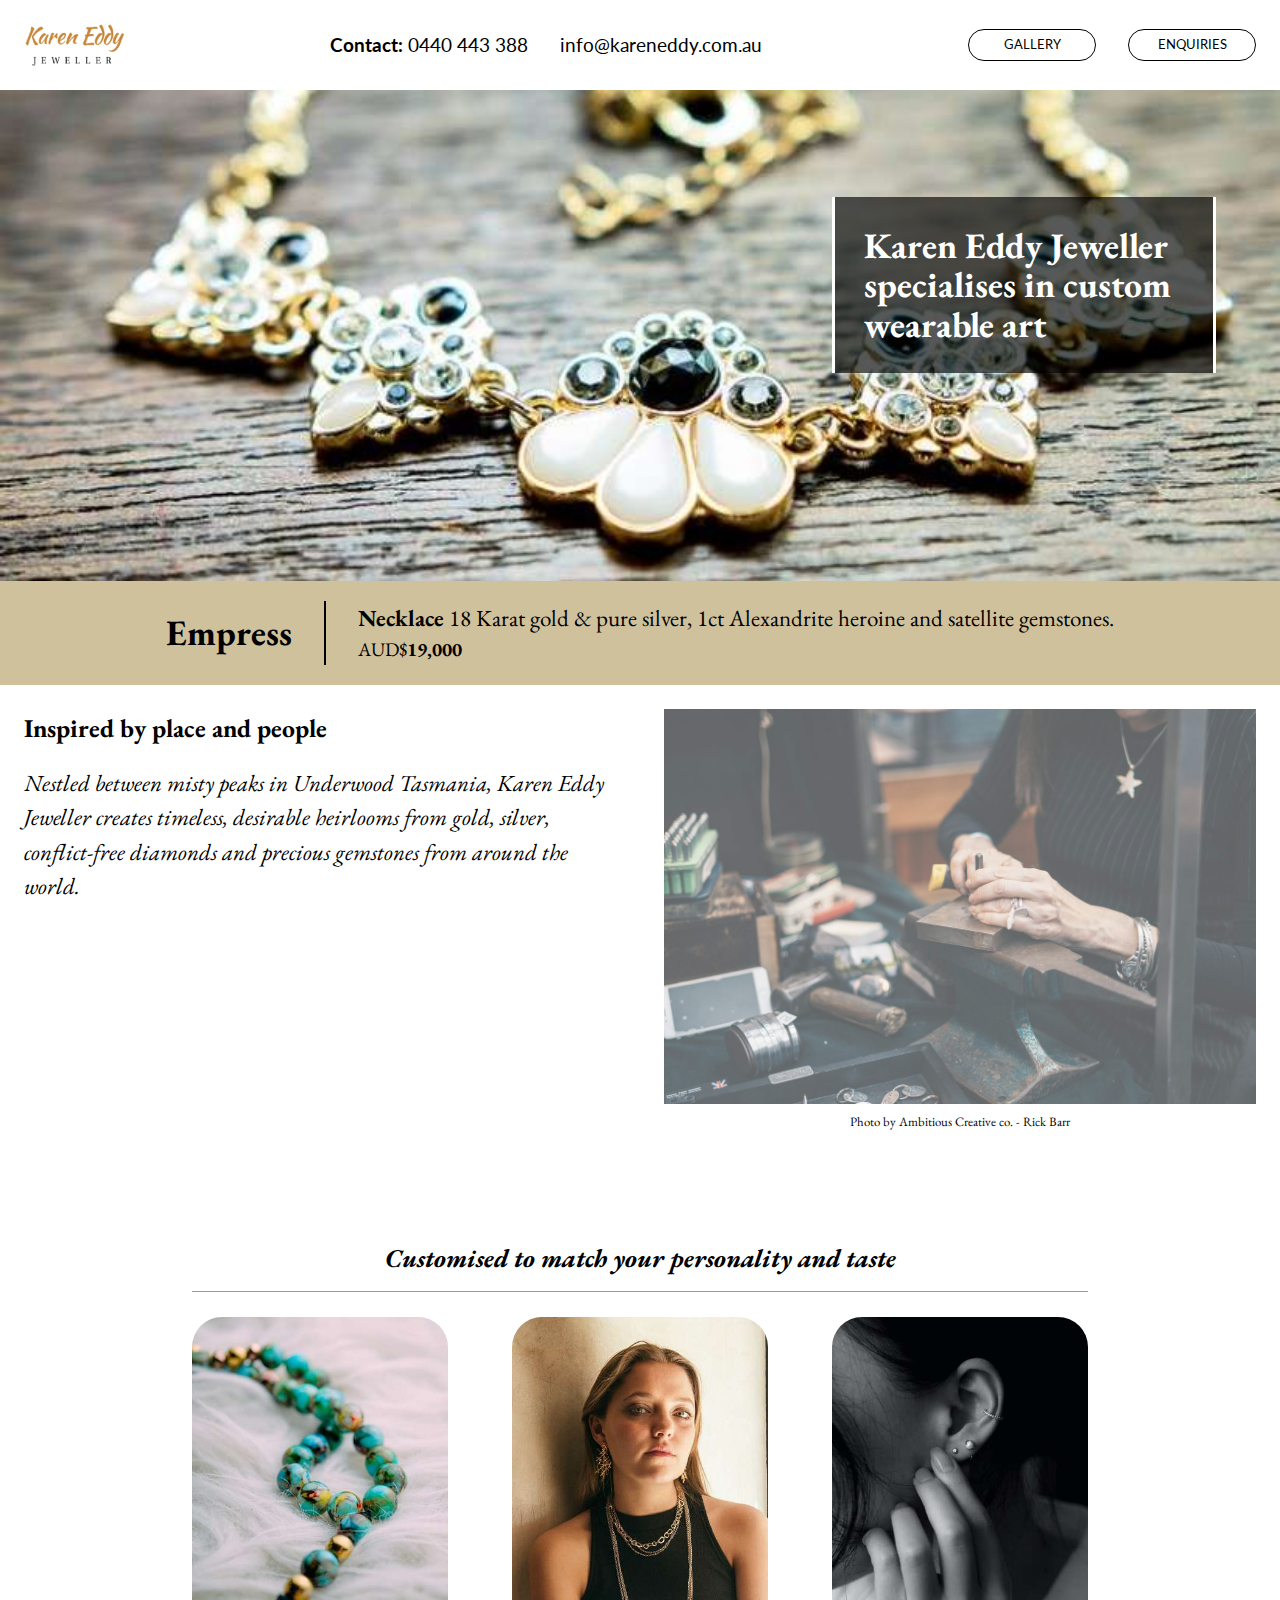
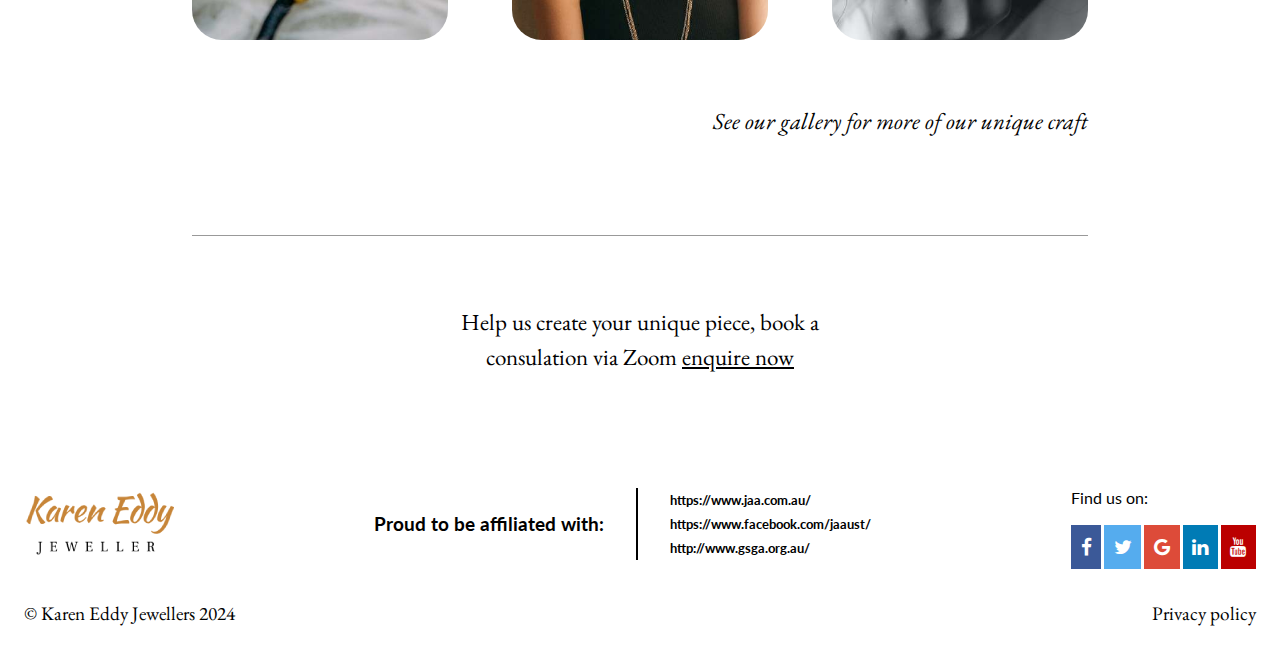
<file: index.html>
<!DOCTYPE html>
<html lang="en">

<head>
    <!-- Google tag (gtag.js) -->
<script async src="https://www.googletagmanager.com/gtag/js?id=G-K0LQLR5SQJ"></script>
<script>
  window.dataLayer = window.dataLayer || [];
  function gtag(){dataLayer.push(arguments);}
  gtag('js', new Date());

  gtag('config', 'G-K0LQLR5SQJ');
</script>
    <meta charset="UTF-8">
    <meta name="viewport" content="width=device-width, initial-scale=1.0">
    <meta name="description"
        content="Exquisite custom jewellery from Tasmania's esteemed jeweller, Karen Eddy, offering discerning customers personalized creations in gold, silver, ethical diamonds and gemstones. Elevate your style with our bespoke pieces, meticulously crafted to reflect your unique taste and values.">
    <title>Karen Eddy Jewellers - custom wearable art from Tasmania</title>

    <link rel="stylesheet" href="style.css">

    <!-- Load font awesome icons -->
    <link rel="stylesheet" href="https://cdnjs.cloudflare.com/ajax/libs/font-awesome/4.7.0/css/font-awesome.min.css">

</head>



<body>
    <div class="wrapper">

        <header>

            <a href="index.html">
                <img class="logo" src="images/logo-transparent.png" alt="logo for karen eddy jeweller" width="100"
                    height="42">
            </a>

            <address>
                <a class="small sans" href="tel:+61440443388">
                    <img class="icon" src="images/telephone.svg" alt="icon for phone" width="25" height="25">
                    <p class="text"><span class="bold">Contact:</span> 0440 443 388</p>
                </a>

                <a class="small sans" href="mailto:info@kareneddy.com.au">
                    <img class="icon" src="images/envelope.svg" alt="icon for email" width="25" height="25">
                    <span class="text">info@kareneddy.com.au</span></a>
            </address>

            <nav>
                <a class="button x-small sans uppercase" href="gallery.html">Gallery</a>
                <a class="button x-small sans uppercase" href="enquiries.html">Enquiries</a>
            </nav>


        </header>

        <main>

            <section class="hero">
                <h1 class="x-large">Karen Eddy Jeweller specialises in custom wearable art</h1>
                <figure>

                    <picture>
                        <source media="(max-width: 40em)" srcset="images/hero-mobile.jpg">
                        <img src="images/hero.jpg" alt="close up of ornate necklace on wooden table" class="hero-image"
                            width="822" height="315">
                    </picture>


                    <figcaption class="hero-caption-container line-between">
                        <h2 class="x-large">Empress</h2>
                        <div class="hero-caption-item">
                            <p class="medium"><span class="bold">Necklace</span> 18 Karat gold &amp; pure silver, 1ct
                                Alexandrite heroine and
                                satellite gemstones.</p>
                            <p class="hero-price small">AUD$<span class="bold">19,000</span></p>
                        </div>

                    </figcaption>
                </figure>
            </section>

            <section class="profile">

                <div class="profile-text">
                    <h2 class="large">Inspired by place and people</h2>
                    <p class="italic medium">Nestled between misty peaks in Underwood Tasmania,
                        Karen Eddy Jeweller creates timeless, desirable
                        heirlooms from gold, silver, conflict-free diamonds
                        and precious gemstones from around the world.</p>
                </div>

                <figure class="profile-figure">
                    <picture>
                        <source media="(max-width: 40em)" srcset="images/profile-mobile.jpg">
                        <img src="images/profile.jpg" alt="female jeweller using tools to create jewellery" width="1200"
                            height="800">
                    </picture>
                    <figcaption class="image-credit x-small center">Photo by Ambitious Creative co. - Rick Barr
                    </figcaption>
                </figure>

            </section>

            <section class="home-gallery">
                <h2 class="italic large center">Customised to match your personality and taste</h2>
                <div class="home-gallery-container">
                    <picture>
                        <source media="(max-width: 40em)" srcset="images/blue-necklace-mobile.jpg">
                        <img src="images/blue-necklace.jpg" alt="beaded blue and gold necklace on white faux fur"
                            width="420" height="530">
                    </picture>

                    <picture>
                        <source media="(max-width: 40em)" srcset="images/model-mobile.jpg">
                        <img src="images/model.jpg"
                            alt="head shot of young woman wearing gold necklaces and intricate dangling earrings"
                            width="420" height="530">
                    </picture>

                    <picture>
                        <source media="(max-width: 40em)" srcset="images/ear-hand-mobile.jpg">
                        <img src="images/ear-hand.jpg"
                            alt="black and white close up of woman's hand touching her ear with multiple stud earrings"
                            width="420" height="530">
                    </picture>

                    <a class="italic medium" href="gallery.html">See our gallery for more of our unique craft</a>
                </div>
            </section>


            <p class="medium center cta">Help us create your unique piece, book a consulation via Zoom <a
                    href="enquiries.html">enquire
                    now</a></p>

        </main>

        <footer>
            <div class="footer-layout">
                <a href="index.html"><img class="footer-logo" src="images/logo-transparent.png"
                        alt="logo for karen eddy jeweller" width="150" height="63">
                </a>

                <div class="affiliations line-between">
                    <p class="bold small sans">Proud to be affiliated with:</p>
                    <ul>
                        <li><a class="x-small sans bold" href="https://www.jaa.com.au/">https://www.jaa.com.au/</a></li>
                        <li><a class="x-small sans bold"
                                href="https://www.facebook.com/jaaust">https://www.facebook.com/jaaust/</a>
                        </li>
                        <li><a class="x-small sans bold" href="http://www.gsga.org.au/">http://www.gsga.org.au/</a></li>
                    </ul>
                </div>

                <div class="socials">
                    <p class="sans">Find us on:</p>
                    <br>
                    <div class="icon-bar">
                        <a href="www.facebook.com/karen-eddy-jewellery" class="facebook"
                            aria-label="go to Karen Eddy Jeweller facebook page"><i class="fa fa-facebook"></i></a>
                        <a href="#" class="twitter" aria-label="go to Karen Eddy Jeweller twitter page"><i
                                class="fa fa-twitter"></i></a>
                        <a href="#" class="google" aria-label="go to Karen Eddy Jeweller google page"><i
                                class="fa fa-google"></i></a>
                        <a href="#" class="linkedin" aria-label="go to Karen Eddy Jeweller linkedin page"><i
                                class="fa fa-linkedin"></i></a>
                        <a href="#" class="youtube" aria-label="go to Karen Eddy Jeweller youtube page"><i
                                class="fa fa-youtube"></i></a>
                    </div>

                </div>
            </div>

            <div class="footer-info small">

                <p>&copy; Karen Eddy Jewellers 2024</p>

                <a href="privacy.html">Privacy policy</a>

            </div>

        </footer>

    </div>

</body>

</html>
</file>
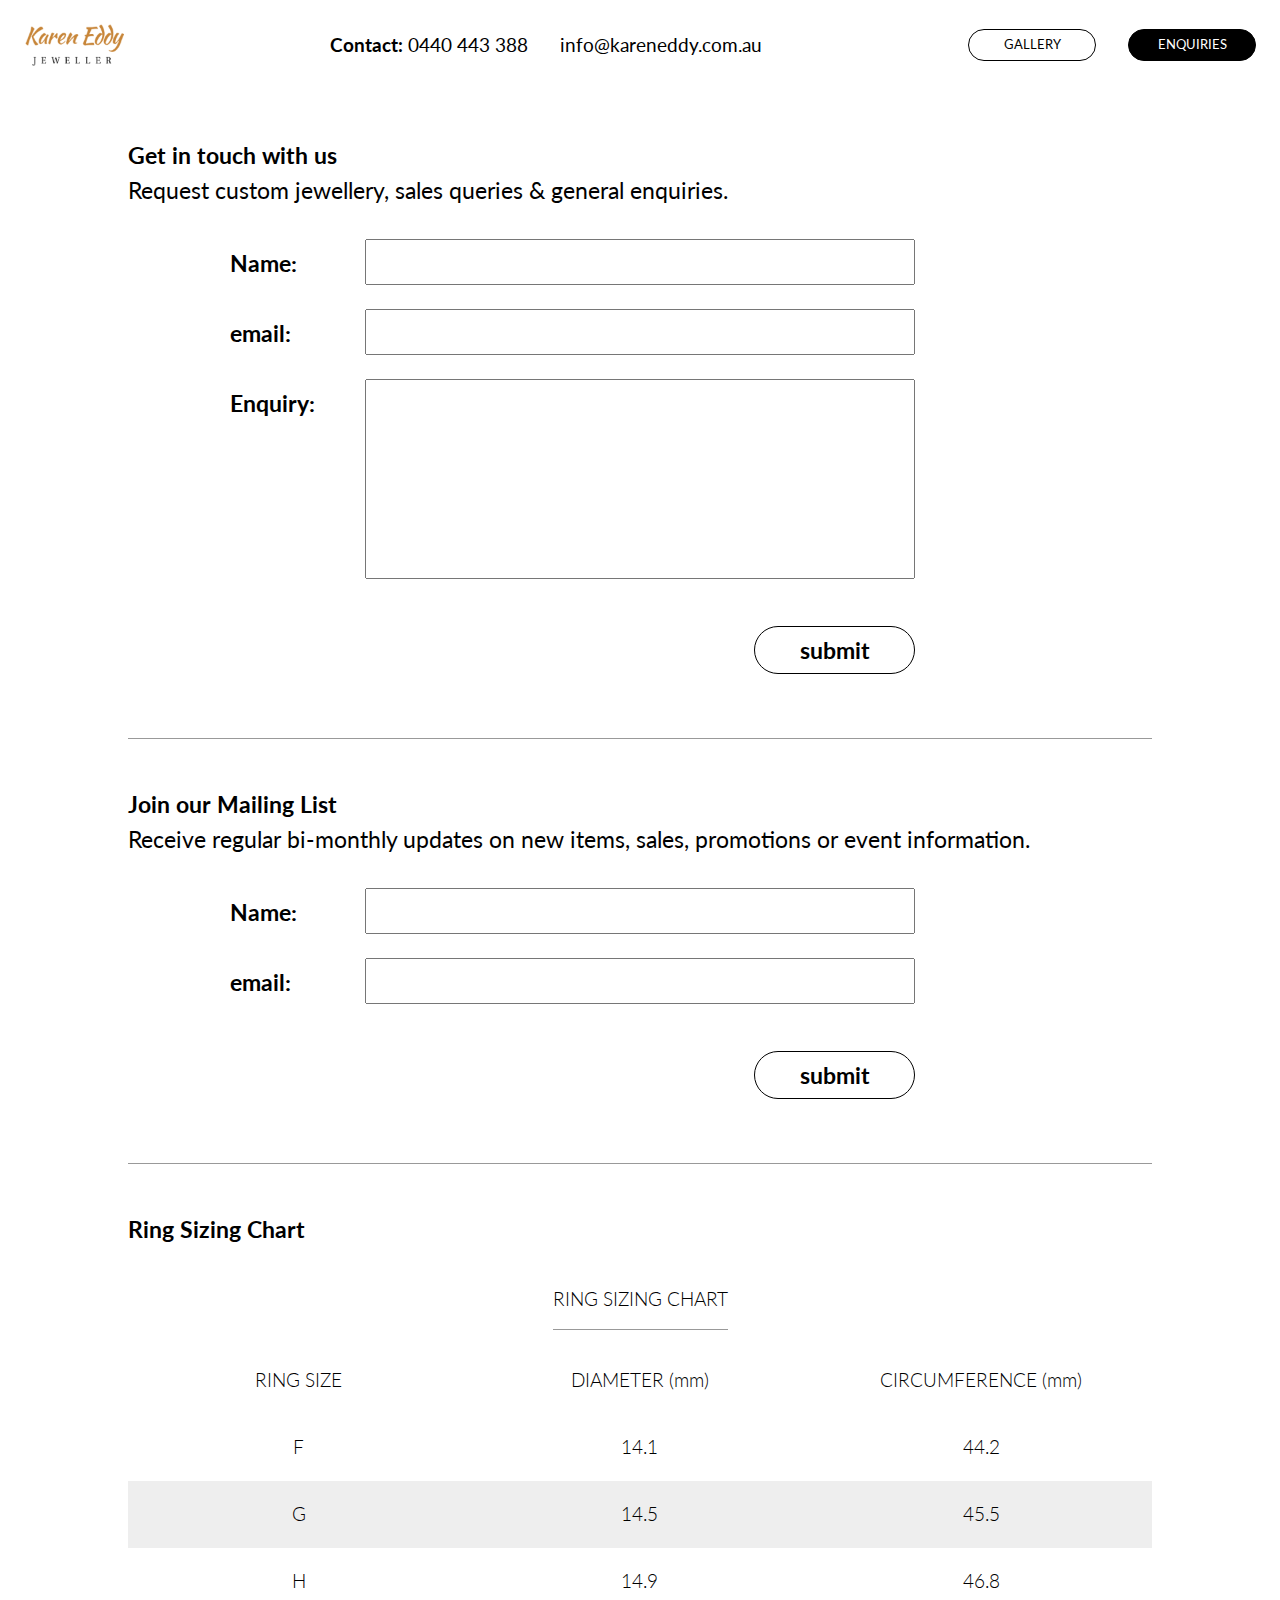
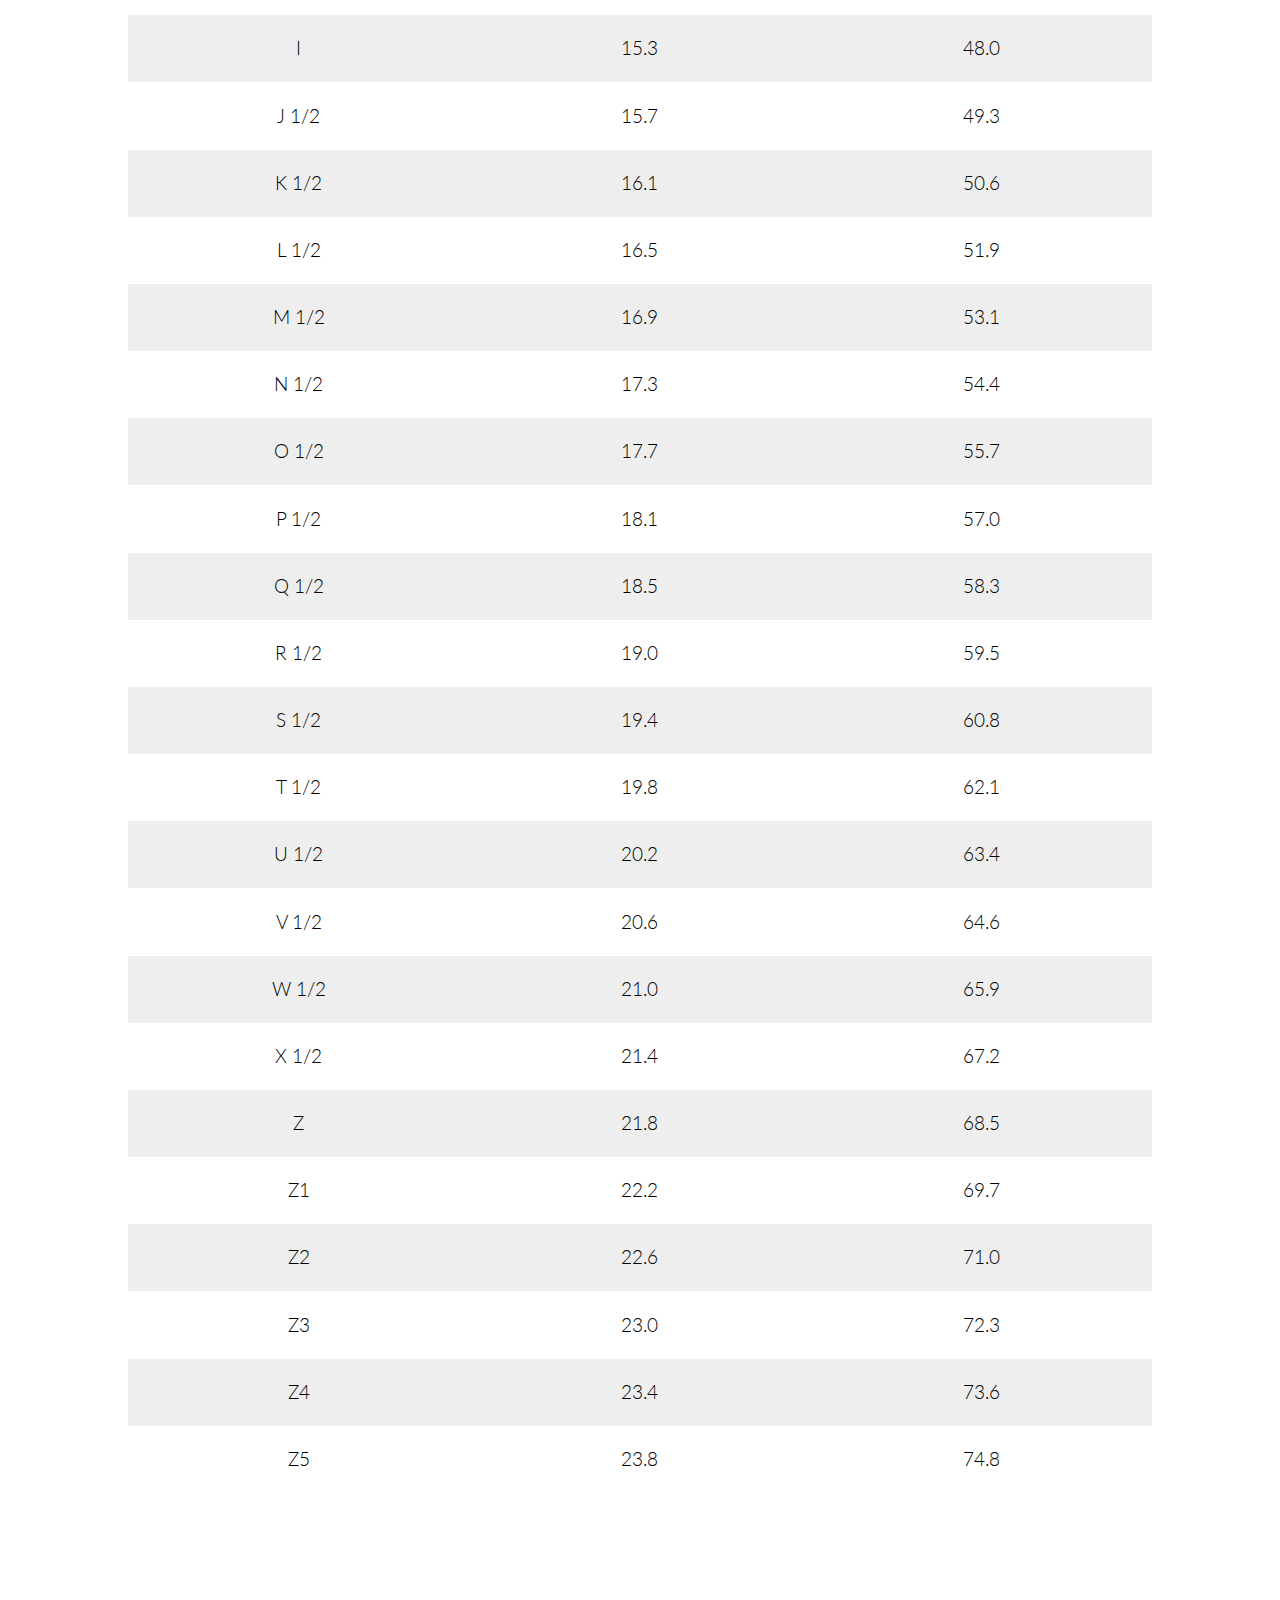
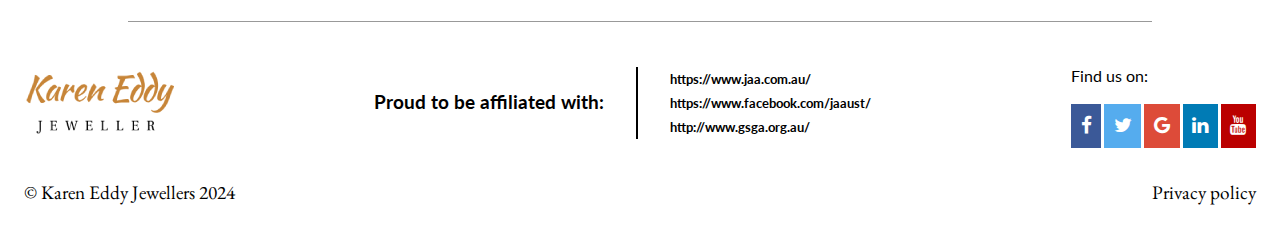
<file: enquiries.html>
<!DOCTYPE html>
<html lang="en">

<head>
  <!-- Google tag (gtag.js) -->
<script async src="https://www.googletagmanager.com/gtag/js?id=G-K0LQLR5SQJ"></script>
<script>
  window.dataLayer = window.dataLayer || [];
  function gtag(){dataLayer.push(arguments);}
  gtag('js', new Date());

  gtag('config', 'G-K0LQLR5SQJ');
</script>

  <meta charset="UTF-8">
  <meta name="viewport" content="width=device-width, initial-scale=1.0">
  <title>Karen Eddy Jewellers | Enquiries</title>

  <link rel="stylesheet" href="style.css">

  <!-- Load font awesome icons -->
  <link rel="stylesheet" href="https://cdnjs.cloudflare.com/ajax/libs/font-awesome/4.7.0/css/font-awesome.min.css">

  </head>

<body>
  <div class="wrapper">

    <header>

      <a href="index.html">
        <img class="logo" src="images/logo-transparent.png" alt="logo for karen eddy jeweller" width="100" height="42">
      </a>

      <address>
        <a class="small sans" href="tel:+61440443388">
          <img class="icon" src="images/telephone.svg" alt="icon for phone" width="25">
          <p class="text"><span class="bold">Contact:</span> 0440 443 388</p>
        </a>

        <a class="small sans" href="mailto:info@kareneddy.com.au">
          <img class="icon" src="images/envelope.svg" alt="icon for email" width="25">
          <span class="text">info@kareneddy.com.au</span></a>
      </address>

      <nav>
        <a class="button x-small sans uppercase" href="gallery.html">Gallery</a>
        <a class="dark button x-small sans uppercase" href="enquiries.html">Enquiries</a>
      </nav>


    </header>

    <main class="enquiries-wrapper">

      <section class="query">

        <h2 class="medium bold sans">Get in touch with us</h2>
        <p class="medium sans">Request custom jewellery, sales queries &amp; general enquiries.</p>


        <form action="thanks-query.html" method="get">


          <label class="medium bold sans" for="name-1">Name:</label>
          <input class="medium sans" type="text" name="name-1" id="name-1" required>

          <label class="medium bold sans" for="email-1">email:</label>
          <input class="medium sans" type="email" name="email-1" id="email-1" required>



          <label class="medium bold sans" for="query">Enquiry:</label>
          <textarea class="medium sans" name="query" id="query" required></textarea>


          <button class="button medium bold sans" type="submit">submit</button>

        </form>
      </section>

      <section class="mailing-list">

        <h2 class="medium bold sans">Join our Mailing List</h2>
        <p class="medium sans">Receive regular bi-monthly updates on new items, sales, promotions
          or event information.</p>


        <form action="thanks-mail.html" method="get">


          <label class="medium bold sans" for="name-2">Name:</label>
          <input class="medium sans" type="text" name="name-2" id="name-2" required>

          <label class="medium bold sans" for="email-2">email:</label>
          <input class="medium sans" type="email" name="email-2" id="email-2" required>

          <button class="button medium bold sans" type="submit">submit</button>

        </form>
      </section>

      <section class="chart center">

        <h2 class="medium bold sans">Ring Sizing Chart</h2>

        <h3 class="medium uppercase sans center">Ring Sizing Chart</h3>


        <!-- Used ChatGPT to help generate the table -->
        <table>
          <tr>
            <th class="uppercase">Ring Size</th>
            <th><span class="uppercase">Diameter</span> (mm)</th>
            <th><span class="uppercase">Circumference</span> (mm)</th>
          </tr>

          <tr>
            <td>F</td>
            <td>14.1</td>
            <td>44.2</td>
          </tr>

          <tr>
            <td>G</td>
            <td>14.5</td>
            <td>45.5</td>
          </tr>
          <tr>
            <td>H</td>
            <td>14.9</td>
            <td>46.8</td>
          </tr>
          <tr>
            <td>I</td>
            <td>15.3</td>
            <td>48.0</td>
          </tr>
          <tr>
            <td>J 1/2</td>
            <td>15.7</td>
            <td>49.3</td>
          </tr>
          <tr>
            <td>K 1/2</td>
            <td>16.1</td>
            <td>50.6</td>
          </tr>
          <tr>
            <td>L 1/2</td>
            <td>16.5</td>
            <td>51.9</td>
          </tr>
          <tr>
            <td>M 1/2</td>
            <td>16.9</td>
            <td>53.1</td>
          </tr>
          <tr>
            <td>N 1/2</td>
            <td>17.3</td>
            <td>54.4</td>
          </tr>
          <tr>
            <td>O 1/2</td>
            <td>17.7</td>
            <td>55.7</td>
          </tr>
          <tr>
            <td>P 1/2</td>
            <td>18.1</td>
            <td>57.0</td>
          </tr>
          <tr>
            <td>Q 1/2</td>
            <td>18.5</td>
            <td>58.3</td>
          </tr>
          <tr>
            <td>R 1/2</td>
            <td>19.0</td>
            <td>59.5</td>
          </tr>

          <tr>
            <td>S 1/2</td>
            <td>19.4</td>
            <td>60.8</td>
          </tr>
          <tr>
            <td>T 1/2</td>
            <td>19.8</td>
            <td>62.1</td>
          </tr>
          <tr>
            <td>U 1/2</td>
            <td>20.2</td>
            <td>63.4</td>
          </tr>
          <tr>
            <td>V 1/2</td>
            <td>20.6</td>
            <td>64.6</td>
          </tr>
          <tr>
            <td>W 1/2</td>
            <td>21.0</td>
            <td>65.9</td>
          </tr>
          <tr>
            <td>X 1/2</td>
            <td>21.4</td>
            <td>67.2</td>
          </tr>
          <tr>
            <td>Z</td>
            <td>21.8</td>
            <td>68.5</td>
          </tr>
          <tr>
            <td>Z1</td>
            <td>22.2</td>
            <td>69.7</td>
          </tr>
          <tr>
            <td>Z2</td>
            <td>22.6</td>
            <td>71.0</td>
          </tr>
          <tr>
            <td>Z3</td>
            <td>23.0</td>
            <td>72.3</td>
          </tr>
          <tr>
            <td>Z4</td>
            <td>23.4</td>
            <td>73.6</td>
          </tr>
          <tr>
            <td>Z5</td>
            <td>23.8</td>
            <td>74.8</td>
          </tr>
        </table>

      </section>


    </main>


    <footer>
      <div class="footer-layout">
        <a href="index.html"><img class="footer-logo" src="images/logo-transparent.png"
            alt="logo for karen eddy jeweller" width="150" height="63">
        </a>

        <div class="affiliations line-between">
          <p class="bold small sans">Proud to be affiliated with:</p>
          <ul>
            <li><a class="x-small sans bold" href="https://www.jaa.com.au/">https://www.jaa.com.au/</a></li>
            <li><a class="x-small sans bold" href="https://www.facebook.com/jaaust">https://www.facebook.com/jaaust/</a>
            </li>
            <li><a class="x-small sans bold" href="http://www.gsga.org.au/">http://www.gsga.org.au/</a></li>
          </ul>
        </div>

        <div class="socials">
          <p class="sans">Find us on:</p>
          <br>
          <div class="icon-bar">
            <a href="www.facebook.com/karen-eddy-jewellery" class="facebook" aria-label="go to Karen Eddy Jeweller facebook page"><i class="fa fa-facebook"></i></a>
            <a href="#" class="twitter" aria-label="go to Karen Eddy Jeweller twitter page"><i class="fa fa-twitter"></i></a>
            <a href="#" class="google" aria-label="go to Karen Eddy Jeweller google page"><i class="fa fa-google"></i></a>
            <a href="#" class="linkedin" aria-label="go to Karen Eddy Jeweller linkedin page"><i class="fa fa-linkedin"></i></a>
            <a href="#" class="youtube" aria-label="go to Karen Eddy Jeweller youtube page"><i class="fa fa-youtube"></i></a>
        </div>

        </div>
      </div>

      <div class="footer-info small">

        <p>&copy; Karen Eddy Jewellers 2024</p>

        <a href="privacy.html">Privacy policy</a>

      </div>

    </footer>

  </div>

</body>

</html>
</file>
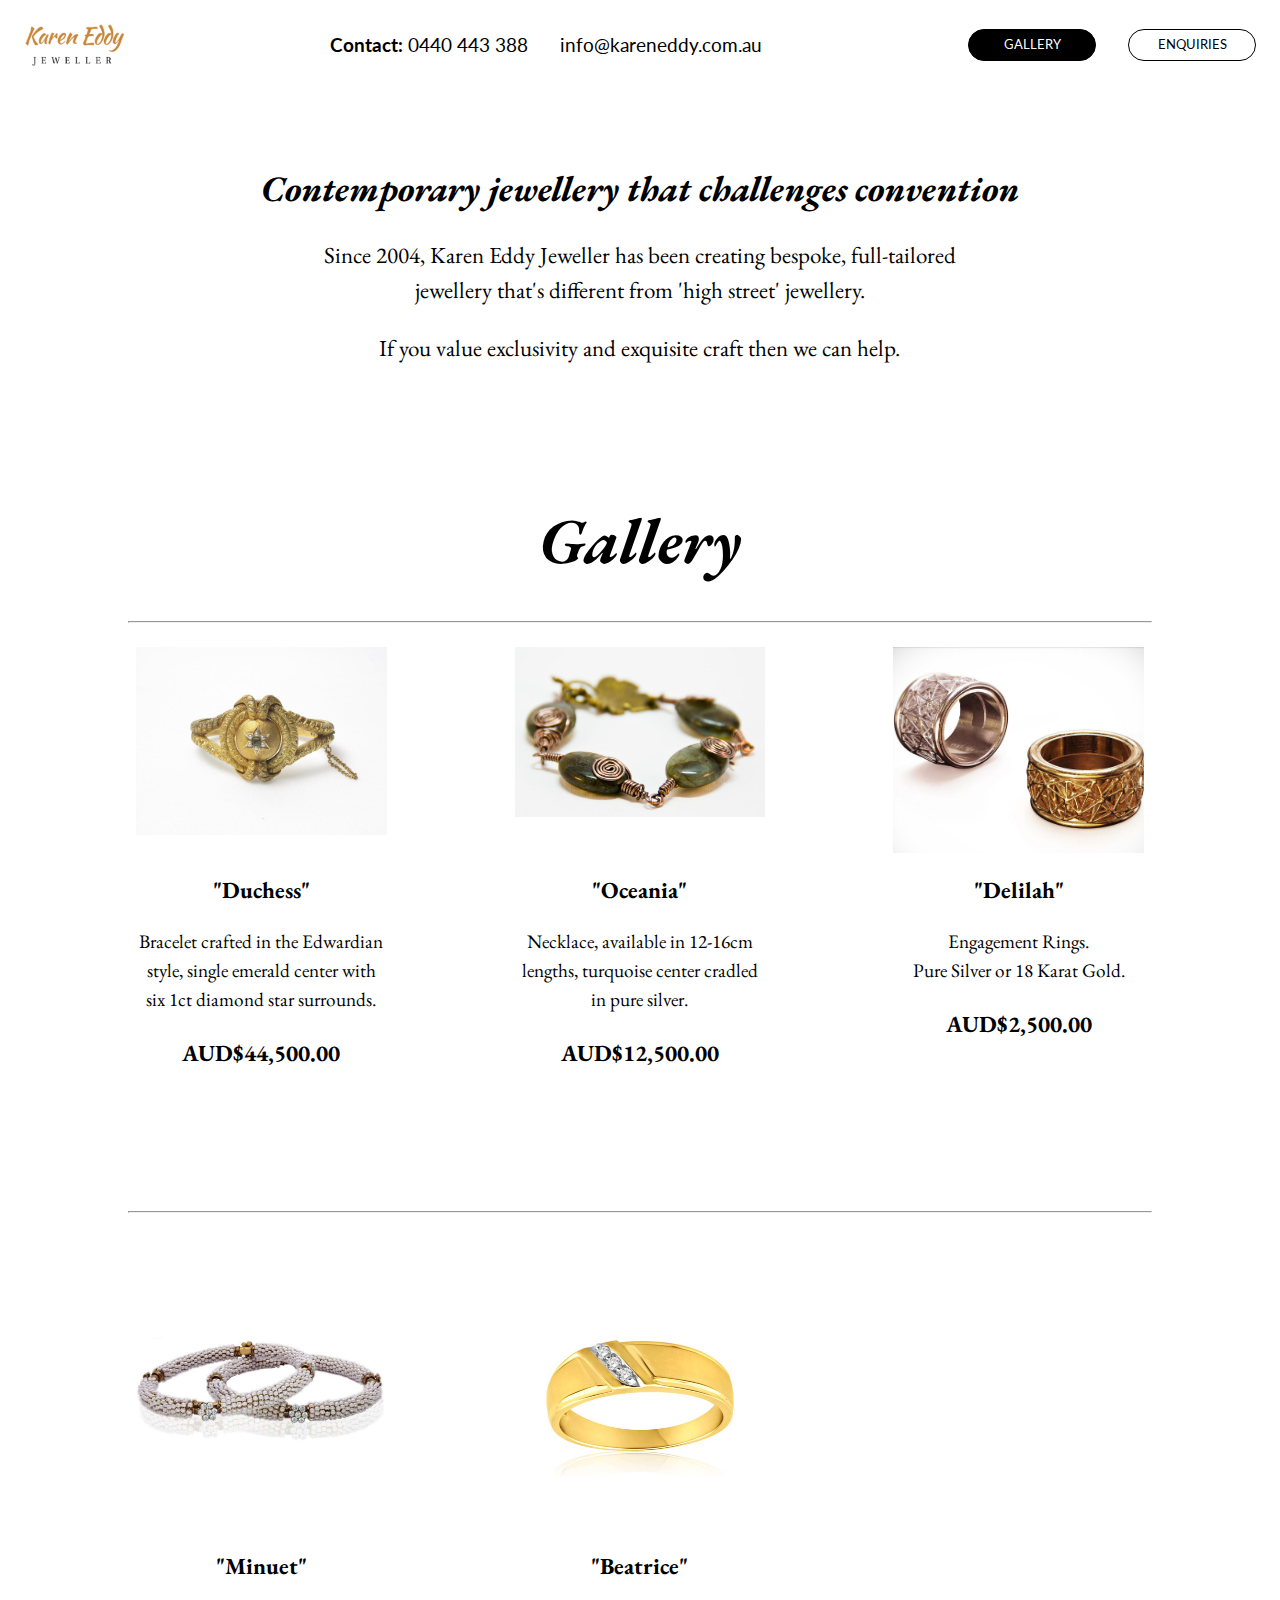
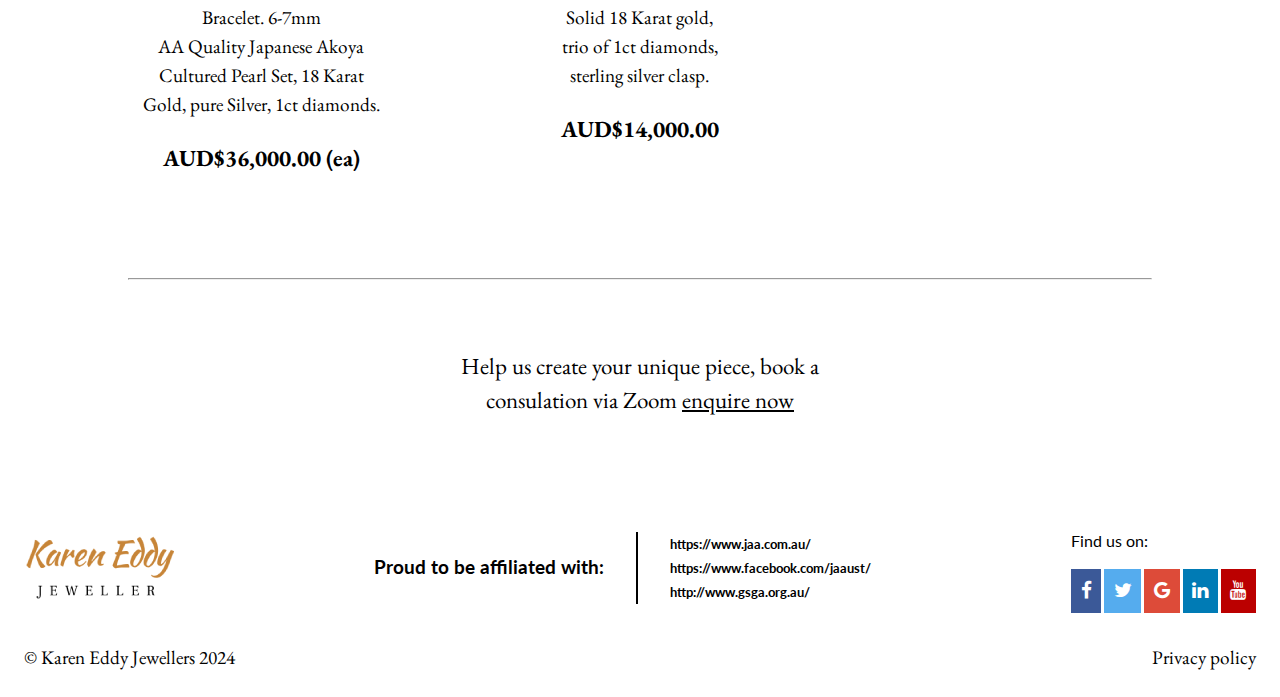
<file: gallery.html>
<!DOCTYPE html>
<html lang="en">

<head>
    <!-- Google tag (gtag.js) -->
<script async src="https://www.googletagmanager.com/gtag/js?id=G-K0LQLR5SQJ"></script>
<script>
  window.dataLayer = window.dataLayer || [];
  function gtag(){dataLayer.push(arguments);}
  gtag('js', new Date());

  gtag('config', 'G-K0LQLR5SQJ');
</script>
    <meta charset="UTF-8">
    <meta name="viewport" content="width=device-width, initial-scale=1.0">
    <title>Karen Eddy Jewellers | Gallery</title>

    <link rel="stylesheet" href="style.css">

    <!-- Load font awesome icons -->
    <link rel="stylesheet" href="https://cdnjs.cloudflare.com/ajax/libs/font-awesome/4.7.0/css/font-awesome.min.css">

</head>



<body>
    <div class="wrapper">

        <header>

            <a href="index.html">
                <img class="logo" src="images/logo-transparent.png" alt="logo for karen eddy jeweller" width="100">
            </a>

            <address>
                <a class="small sans" href="tel:+61440443388">
                    <img class="icon" src="images/telephone.svg" alt="icon for phone" width="25">
                    <p class="text"><span class="bold">Contact:</span> 0440 443 388</p>
                </a>

                <a class="small sans" href="mailto:info@kareneddy.com.au">
                    <img class="icon" src="images/envelope.svg" alt="icon for email" width="25">
                    <span class="text">info@kareneddy.com.au</span></a>
            </address>

            <nav>
                <a class="dark button x-small sans uppercase" href="gallery.html">Gallery</a>
                <a class="button x-small sans uppercase" href="enquiries.html">Enquiries</a>
            </nav>


        </header>

        <main>
            <section class="about">
                <h2 class="italic x-large center">
                    Contemporary jewellery that challenges convention
                </h2>

                <p class="medium center">Since 2004, Karen Eddy Jeweller has been creating bespoke,
                    full-tailored jewellery that's different from 'high street' jewellery.</p>

                <p class="medium center">If you value exclusivity and exquisite craft then we can help.</p>
            </section>

            <section class="gallery">
                <h1 class="italic xx-large center">Gallery</h1>

                <hr>

                <div class="grid">

                    <article class="product-card">
                        <div>
                            <img src="images/duchess.jpg" alt="ornate chunky gold bracelet" width="400" height="300">
                        </div>
                        <h2 class="center bold medium">"Duchess"</h2>
                        <p class="center small">Bracelet crafted in the Edwardian
                            style, single emerald center with
                            six 1ct diamond star surrounds.</p>
                        <p class="center bold medium">AUD$44,500.00</p>
                    </article>

                    <article class="product-card">
                        <div>
                            <img src="images/oceania.jpg"
                                alt="small necklace with chunky oval green gems and gold spiral details" width="400"
                                height="270">
                        </div>
                        <h2 class="center bold medium">"Oceania"</h2>
                        <p class="center small">Necklace, available in 12-16cm
                            lengths, turquoise center cradled in pure silver.</p>
                        <p class="center bold medium">AUD$12,500.00</p>
                    </article>

                    <hr class="mobile">

                    <article class="product-card">
                        <div>
                            <img src="images/delilah.jpg"
                                alt="two cylindrical rings with texture, one silver, one gold " width="400"
                                height="376">
                        </div>

                        <h2 class="center bold medium">"Delilah"</h2>
                        <p class="center small">Engagement Rings.<br>
                            Pure Silver or 18 Karat Gold.</p>
                        <p class="center bold medium">AUD$2,500.00</p>
                    </article>

                    <hr class="desktop">

                    <article class="product-card">
                        <div>
                            <img src="images/minuet.jpg" alt="two diamond encrusted bracelets" width="400" height="186">
                        </div>

                        <h2 class="center bold medium">"Minuet"</h2>
                        <p class="center small">Bracelet. 6-7mm<br>
                            AA Quality Japanese Akoya Cultured Pearl Set, 18 Karat Gold, pure Silver, 1ct diamonds.</p>
                        <p class="center bold medium">AUD$36,000.00 (ea)</p>
                    </article>

                    <hr class="mobile">

                    <article class="product-card">
                        <div>
                            <img src="images/beatrice.jpg"
                                alt="gold ring with three small diamonds on the diagonal, close together" width="400"
                                height="300">
                        </div>
                        <h2 class="center bold medium">"Beatrice"</h2>
                        <p class="center small">Solid 18 Karat gold,<br>
                            trio of 1ct diamonds,<br> sterling silver clasp.</p>
                        <p class="center bold medium">AUD$14,000.00</p>
                    </article>

                    <hr>


                </div>
            </section>






        <p class="medium center cta">Help us create your unique piece, book a consulation via Zoom <a
                href="enquiries.html">enquire
                now</a></p>

            </main>

        <footer>
            <div class="footer-layout">
                <a href="index.html"><img class="footer-logo" src="images/logo-transparent.png"
                        alt="logo for karen eddy jeweller" width="150" height="63">
                </a>

                <div class="affiliations line-between">
                    <p class="bold small sans">Proud to be affiliated with:</p>
                    <ul>
                        <li><a class="x-small sans bold" href="https://www.jaa.com.au/">https://www.jaa.com.au/</a></li>
                        <li><a class="x-small sans bold"
                                href="https://www.facebook.com/jaaust">https://www.facebook.com/jaaust/</a>
                        </li>
                        <li><a class="x-small sans bold" href="http://www.gsga.org.au/">http://www.gsga.org.au/</a></li>
                    </ul>
                </div>

                <div class="socials">
                    <p class="sans">Find us on:</p>
                    <br>
                    <div class="icon-bar">
                        <a href="www.facebook.com/karen-eddy-jewellery" class="facebook" aria-label="go to Karen Eddy Jeweller facebook page"><i class="fa fa-facebook"></i></a>
                        <a href="#" class="twitter" aria-label="go to Karen Eddy Jeweller twitter page"><i class="fa fa-twitter"></i></a>
                        <a href="#" class="google" aria-label="go to Karen Eddy Jeweller google page"><i class="fa fa-google"></i></a>
                        <a href="#" class="linkedin" aria-label="go to Karen Eddy Jeweller linkedin page"><i class="fa fa-linkedin"></i></a>
                        <a href="#" class="youtube" aria-label="go to Karen Eddy Jeweller youtube page"><i class="fa fa-youtube"></i></a>
                    </div>

                </div>
            </div>

            <div class="footer-info small">

                <p>&copy; Karen Eddy Jewellers 2024</p>

                <a href="privacy.html">Privacy policy</a>

            </div>

        </footer>

    </div>

</body>

</html>
</file>
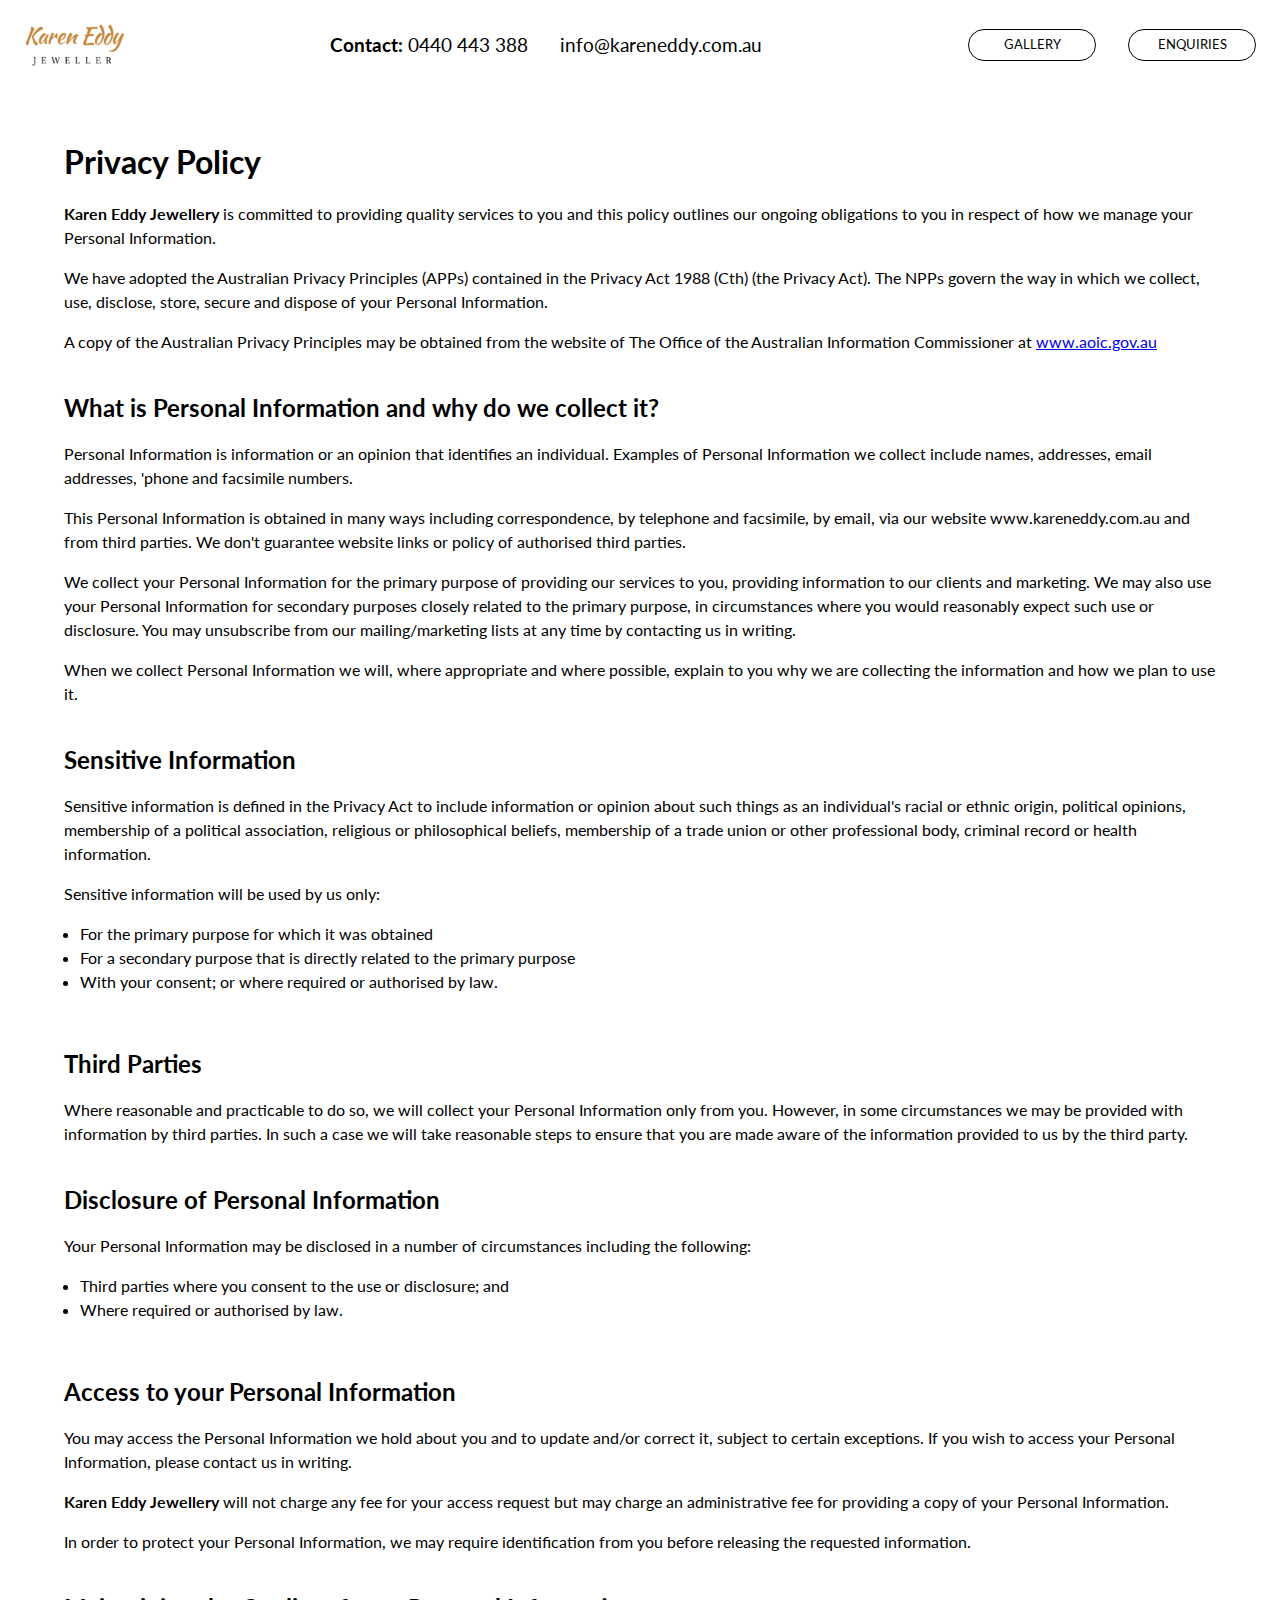
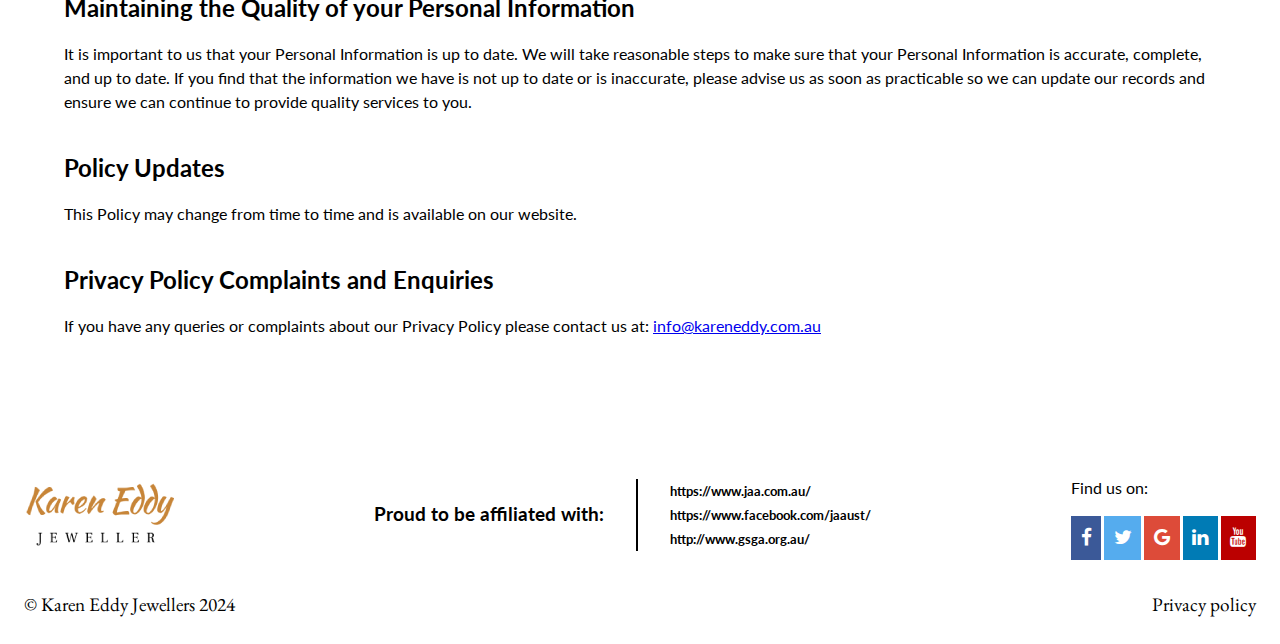
<file: privacy.html>
<!DOCTYPE html>
<html lang="en">

<head>
    <!-- Google tag (gtag.js) -->
<script async src="https://www.googletagmanager.com/gtag/js?id=G-K0LQLR5SQJ"></script>
<script>
  window.dataLayer = window.dataLayer || [];
  function gtag(){dataLayer.push(arguments);}
  gtag('js', new Date());

  gtag('config', 'G-K0LQLR5SQJ');
</script>
    <meta charset="UTF-8">
    <meta name="viewport" content="width=device-width, initial-scale=1.0">
    <title>Karen Eddy Jewellers | Privacy Policy</title>

    <link rel="stylesheet" href="style.css">

    <!-- Load font awesome icons -->
    <link rel="stylesheet" href="https://cdnjs.cloudflare.com/ajax/libs/font-awesome/4.7.0/css/font-awesome.min.css">

</head>



<body>
    <div class="wrapper">

        <header>

            <a href="index.html">
                <img class="logo" src="images/logo-transparent.png" alt="logo for karen eddy jeweller" width="100"
                    height="42">
            </a>

            <address>
                <a class="small sans" href="tel:+61440443388">
                    <img class="icon" src="images/telephone.svg" alt="icon for phone" width="25">
                    <p class="text"><span class="bold">Contact:</span> 0440 443 388</p>
                </a>

                <a class="small sans" href="mailto:info@kareneddy.com.au">
                    <img class="icon" src="images/envelope.svg" alt="icon for email" width="25">
                    <span class="text">info@kareneddy.com.au</span></a>
            </address>

            <nav>
                <a class="button x-small sans uppercase" href="gallery.html">Gallery</a>
                <a class="button x-small sans uppercase" href="enquiries.html">Enquiries</a>
            </nav>


        </header>

        <main class="privacy normal sans">
            <section>
                <h1>Privacy Policy </h1>

                <p><span class="bold">Karen Eddy Jewellery</span> is committed to providing quality services to you and
                    this policy outlines our
                    ongoing obligations to you in respect of how we manage your Personal Information.</p>

                <p>We have adopted the Australian Privacy Principles (APPs) contained in the Privacy Act 1988 (Cth) (the
                    Privacy Act). The NPPs govern the way in which we collect, use, disclose, store, secure and dispose
                    of your Personal Information.</p>

                <p>
                    A copy of the Australian Privacy Principles may be obtained from the website of The Office of the
                    Australian Information Commissioner at <a href="www.aoic.gov.au">www.aoic.gov.au</a>
                </p>
            </section>

            <section>
                <h2>What is Personal Information and why do we collect it?</h2>

                <p>Personal Information is information or an opinion that identifies an individual. Examples of Personal
                    Information we collect include names, addresses, email addresses, 'phone and facsimile numbers.</p>

                <p>This Personal Information is obtained in many ways including correspondence, by telephone and
                    facsimile, by email, via our website www.kareneddy.com.au and from third parties. We don't guarantee
                    website links or policy of authorised third parties.</p>

                <p>We collect your Personal Information for the primary purpose of providing our services to you,
                    providing information to our clients and marketing. We may also use your Personal Information for
                    secondary purposes closely related to the primary purpose, in circumstances where you would
                    reasonably expect such use or disclosure. You may unsubscribe from our mailing/marketing lists at
                    any time by contacting us in writing.</p>

                <p>When we collect Personal Information we will, where appropriate and where possible, explain to you
                    why we are collecting the information and how we plan to use it.</p>


            </section>


            <section>

                <h2>Sensitive Information</h2>

                <p>Sensitive information is defined in the Privacy Act to include information or opinion about such
                    things as an individual's racial or ethnic origin, political opinions, membership of a political
                    association, religious or philosophical beliefs, membership of a trade union or other professional
                    body, criminal record or health information.</p>

                <p>Sensitive information will be used by us only:</p>

                <ul>
                    <li>For the primary purpose for which it was obtained</li>
                    <li>For a secondary purpose that is directly related to the primary purpose</li>
                    <li>With your consent; or where required or authorised by law.</li>
                </ul>

            </section>

            <section>

                <h2>Third Parties</h2>

                <p>Where reasonable and practicable to do so, we will collect your Personal Information only from you.
                    However, in some circumstances we may be provided with information by third parties. In such a case
                    we will take reasonable steps to ensure that you are made aware of the information provided to us by
                    the third party.</p>

            </section>

            <section>

                <h2>Disclosure of Personal Information</h2>

                <p>Your Personal Information may be disclosed in a number of circumstances including the following:</p>

                <ul>
                    <li>Third parties where you consent to the use or disclosure; and</li>
                    <li>Where required or authorised by law.</li>
                </ul>

            </section>

            <section>

                <h2>Access to your Personal Information</h2>

                <p>You may access the Personal Information we hold about you and to update and/or correct it, subject to
                    certain exceptions. If you wish to access your Personal Information, please contact us in writing.
                </p>

                <p><span class="bold">Karen Eddy Jewellery</span> will not charge any fee for your access request but
                    may charge an administrative
                    fee for providing a copy of your Personal Information.</p>

                <p>In order to protect your Personal Information, we may require identification from you before
                    releasing the requested information.</p>
            </section>

            <section>

                <h2>Maintaining the Quality of your Personal Information</h2>

                <p>It is important to us that your Personal Information is up to date. We will take reasonable steps to
                    make sure that your Personal Information is accurate, complete, and up to date. If you find that the
                    information we have is not up to date or is inaccurate, please advise us as soon as practicable so
                    we can update our records and ensure we can continue to provide quality services to you.</p>
            </section>

            <section>

                <h2>Policy Updates</h2>

                <p>This Policy may change from time to time and is available on our website.</p>
            </section>

            <section>

                <h2>Privacy Policy Complaints and Enquiries</h2>

                <p>If you have any queries or complaints about our Privacy Policy please contact us at:

                    <a href="mailto:info@kareneddy.com.au">info@kareneddy.com.au</a>
                </p>

            </section>






        </main>


        <footer>
            <div class="footer-layout">
                <a href="index.html"><img class="footer-logo" src="images/logo-transparent.png"
                        alt="logo for karen eddy jeweller" width="150" height="63">
                </a>

                <div class="affiliations line-between">
                    <p class="bold small sans">Proud to be affiliated with:</p>
                    <ul>
                        <li><a class="x-small sans bold" href="https://www.jaa.com.au/">https://www.jaa.com.au/</a></li>
                        <li><a class="x-small sans bold"
                                href="https://www.facebook.com/jaaust">https://www.facebook.com/jaaust/</a>
                        </li>
                        <li><a class="x-small sans bold" href="http://www.gsga.org.au/">http://www.gsga.org.au/</a></li>
                    </ul>
                </div>

                <div class="socials">
                    <p class="sans">Find us on:</p>
                    <br>
                    <div class="icon-bar">
                        <a href="www.facebook.com/karen-eddy-jewellery" class="facebook" aria-label="go to Karen Eddy Jeweller facebook page"><i class="fa fa-facebook"></i></a>
                        <a href="#" class="twitter" aria-label="go to Karen Eddy Jeweller twitter page"><i class="fa fa-twitter"></i></a>
                        <a href="#" class="google" aria-label="go to Karen Eddy Jeweller google page"><i class="fa fa-google"></i></a>
                        <a href="#" class="linkedin" aria-label="go to Karen Eddy Jeweller linkedin page"><i class="fa fa-linkedin"></i></a>
                        <a href="#" class="youtube" aria-label="go to Karen Eddy Jeweller youtube page"><i class="fa fa-youtube"></i></a>
                    </div>

                </div>
            </div>

            <div class="footer-info small">

                <p>&copy; Karen Eddy Jewellers 2024</p>

                <a href="privacy.html">Privacy policy</a>

            </div>

        </footer>

    </div>

</body>

</html>
</file>
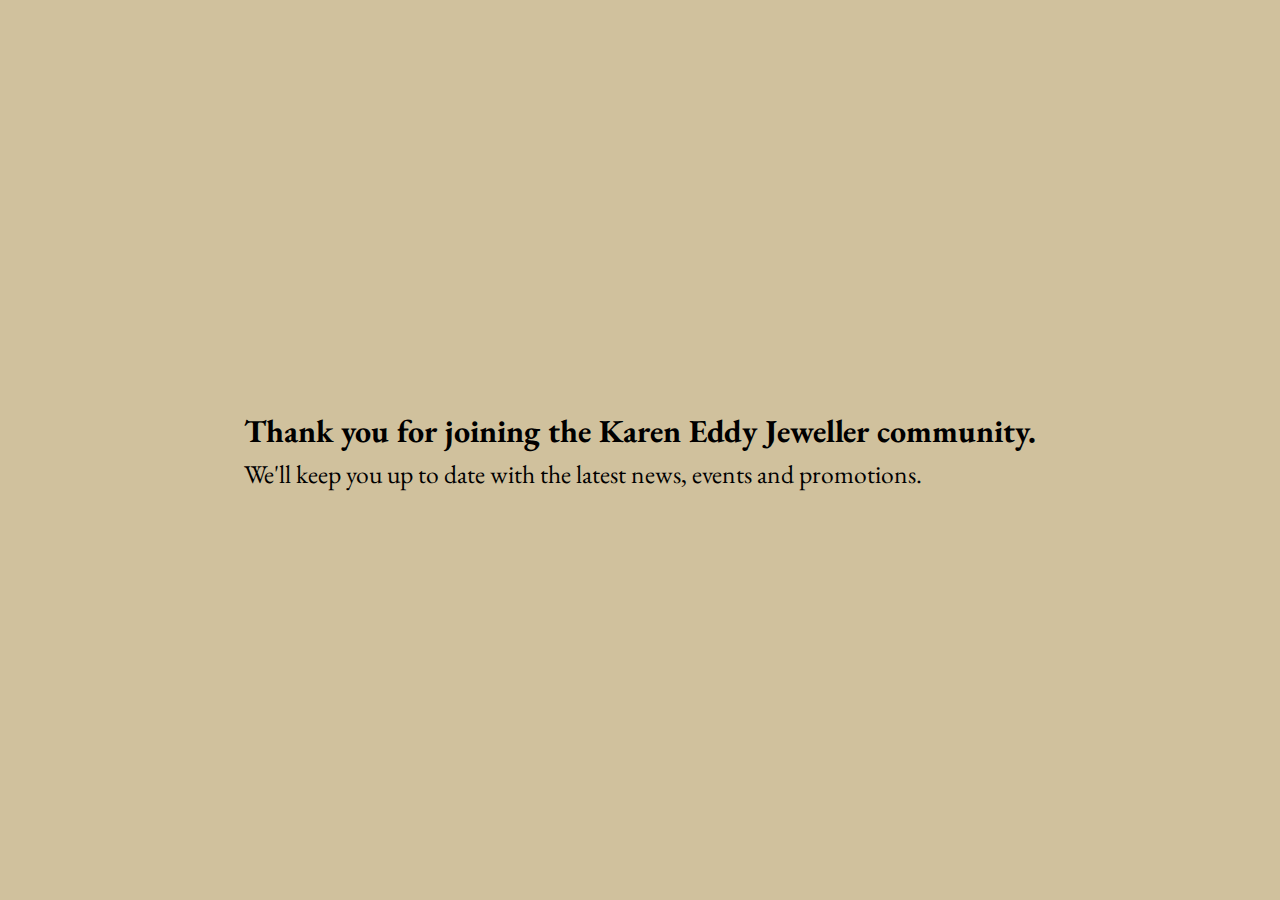
<file: thanks-mail.html>
<!DOCTYPE html>
<html lang="en">

<head>
    <!-- Google tag (gtag.js) -->
<script async src="https://www.googletagmanager.com/gtag/js?id=G-K0LQLR5SQJ"></script>
<script>
  window.dataLayer = window.dataLayer || [];
  function gtag(){dataLayer.push(arguments);}
  gtag('js', new Date());

  gtag('config', 'G-K0LQLR5SQJ');
</script>
    <meta charset="UTF-8">
        <meta name="viewport" content="width=device-width, initial-scale=1.0">
    <title>Karen Eddy Jeweller | Thank you!</title>

    <link rel="stylesheet" href="style.css">

</head>



<body class="background">

    <div class="wrapper thanks">

        <main>

            <h1>
                Thank you for joining the Karen Eddy Jeweller community.

            </h1>

            <p class="large">We'll keep you up to date with the latest news, events and promotions.</p>
        </main>



    </div>
</body>
</html>
</file>
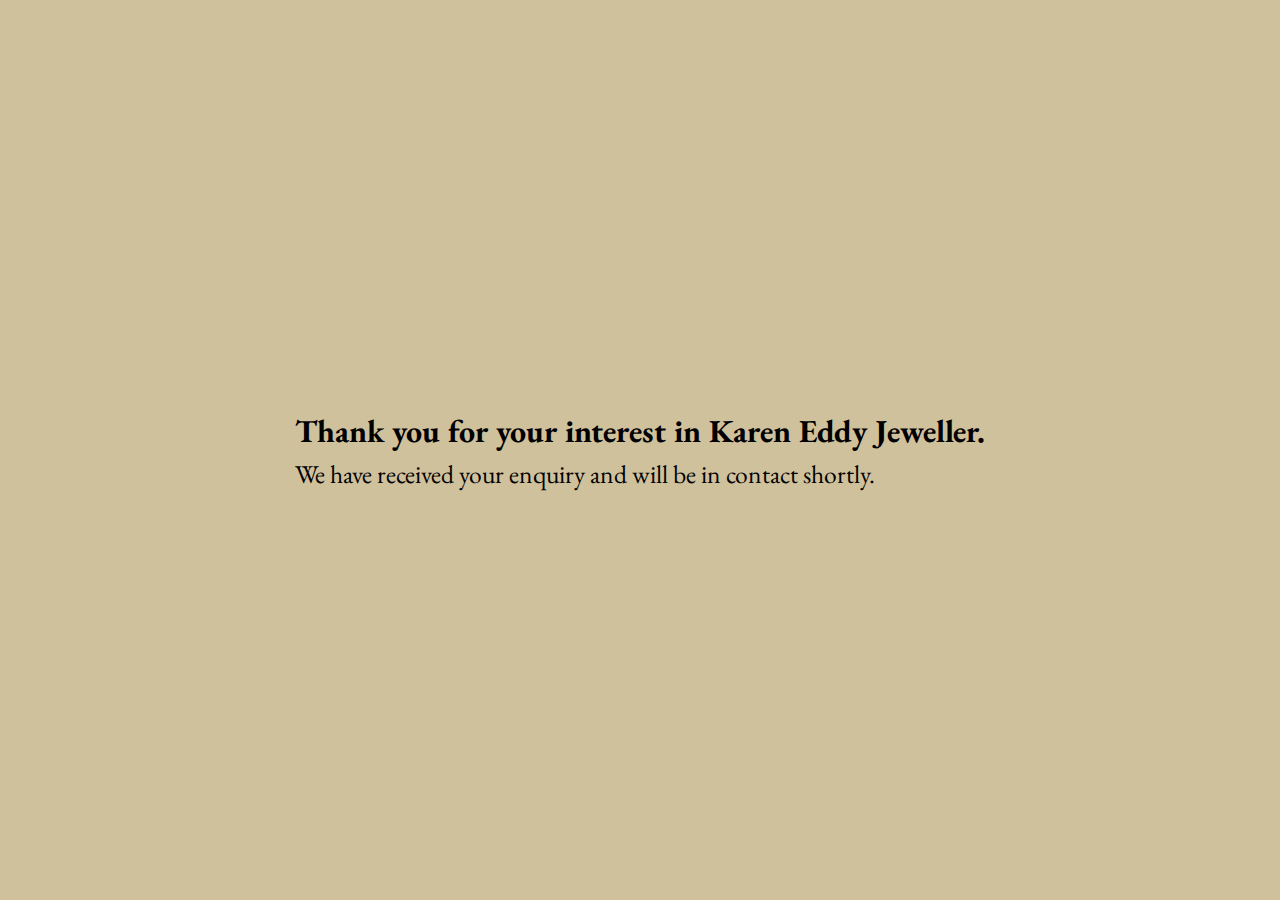
<file: thanks-query.html>
<!DOCTYPE html>
<html lang="en">

<head>
    <!-- Google tag (gtag.js) -->
<script async src="https://www.googletagmanager.com/gtag/js?id=G-K0LQLR5SQJ"></script>
<script>
  window.dataLayer = window.dataLayer || [];
  function gtag(){dataLayer.push(arguments);}
  gtag('js', new Date());

  gtag('config', 'G-K0LQLR5SQJ');
</script>
    <meta charset="UTF-8">
        <meta name="viewport" content="width=device-width, initial-scale=1.0">
    <title>Karen Eddy Jeweller | Thank you!</title>

    <link rel="stylesheet" href="style.css">

</head>



<body class="background">

    <div class="wrapper thanks">

        <main>

            <h1>
                Thank you for your interest in Karen Eddy Jeweller.

            </h1>

            <p class="large">We have received your enquiry and will be in contact shortly.</p>
        </main>



    </div>
</body>
</html>
</file>
<file: style.css>
@import url("https://fonts.googleapis.com/css2?family=EB+Garamond:ital,wght@0,400..800;1,400..800&family=Lato:ital,wght@0,100;0,300;0,400;0,700;0,900;1,100;1,300;1,400;1,700;1,900&display=swap");

/* CSS variables */
:root {
  --border-style: 1px solid #999;
  --small: clamp(0.8rem, 1.5vw, 1.3rem);
  --sans: "Lato", sans-serif;
}

/* CSS reset */
* {
  box-sizing: border-box;
  padding: 0;
  margin: 0;
}

img {
  display: block;
  max-width: 100%;
  height: auto;
}

body {
  font-family: "EB Garamond", serif;
  font-weight: 400;
  font-style: normal;
  font-optical-sizing: auto;
  font-size: 16px;
  line-height: 1.5;
  color: black;
  background: #fff;
}

/* Makes the jump links smooth */
html {
  scroll-behavior: smooth;
}

/* text and button styles */

.bold {
  font-weight: 700;
}

.center {
  text-align: center;
}

.italic {
  font-style: italic;
}

.sans {
  font-family: "Lato", sans-serif;
}

.xx-large {
  font-size: clamp(2rem, 5vw, 5em);
}

.x-large {
  font-size: clamp(1.1rem, 2.8vw, 2.3em);
}

.large {
  font-size: clamp(1.1rem, 2vw, 1.8em);
}

.medium {
  font-size: clamp(1rem, 1.8vw, 1.6rem);
}

.small {
  font-size: var(--small);
}

.x-small {
  font-size: clamp(0.7rem, 1vw, 1rem);
}

.uppercase {
  text-transform: uppercase;
}

.button {
  padding: 0.4em;
  border: 1px solid black;
  border-radius: 50px;
  width: clamp(7em, 10vw, 10em);
  text-align: center;
  background-color: white;
}

.dark {
  background-color: black;
  color: white;
}

/* wrapper */

.wrapper {
  max-width: 80em;
  margin-left: auto;
  margin-right: auto;
}

/* header and footer styling */

/* Desktop styling */

header,
footer {
  padding: 1.5em;
}

header,
.footer-layout {
  display: flex;
  justify-content: space-between;
  align-items: center;
}

address,
nav {
  display: flex;
  gap: 2em;
  justify-content: space-between;
}

address a {
  font-style: normal;
}

a {
  color: black;
  text-decoration: none;
}

.icon {
  display: none;
}

.footer-info {
  display: flex;
  justify-content: space-between;
  margin-top: 1em;
}

/* footer styling with socials (based on https://www.w3schools.com/howto/howto_css_sticky_social_bar.asp )  */

footer ul {
  list-style-type: none;
}

.socials {
  justify-self: end;
}

/* Style the icon bar links */
.icon-bar a {
  /* display: block; */
  text-align: center;
  padding: 0.5em;
  transition: all 0.3s ease;
  color: white;
  font-size: var(--small);
}

/* Style the social media icons with color */
.icon-bar a:hover {
  background-color: #000;
}

.facebook {
  background: #3b5998;
  color: white;
}

.twitter {
  background: #55acee;
  color: white;
}

.google {
  background: #dd4b39;
  color: white;
}

.linkedin {
  background: #007bb5;
  color: white;
}

.youtube {
  background: #bb0000;
  color: white;
}

/* Mobile styling for header and footer */

@media (max-width: 40em) {
  .text {
    display: none;
  }

  .icon {
    display: block;
  }

  address,
  nav {
    display: grid;
    grid-template-columns: 1.2fr 1fr;
    gap: 0.1em;
  }

  address a,
  nav a {
    justify-self: right;
  }

  header {
    padding: 0.4em;
    display: grid;
    grid-template-columns: auto 5em 12em;
    justify-content: normal;
  }

  .footer-layout {
    display: grid;
    grid-template-columns: 1fr 1.5fr;
    gap: 2em;
  }

  .affiliations {
    order: 1;
    grid-column: 1/3;
  }
}

/* hero styling */

.hero {
  position: relative;
}

.hero h1 {
  position: absolute;
  background-color: #000000a6; /*the opacity is 65%, alpha channel is modified */
  width: 30%;
  top: 18%;
  right: 5%;
  color: white;
  padding: 0.8em;
  line-height: 1.1;
  border-left: 3px solid #fff;
  border-right: 3px solid #fff;
}

.hero-image {
  width: 100%;
}

.hero-caption-container {
  display: flex;
  justify-content: center;
  align-items: center;
  gap: 2em;
  padding: 1.3em;
  background-color: #d0c19d;
}

@media (max-width: 40em) {
  .hero h1 {
    width: 40%;
    top: 10%;
  }

  .hero-caption-container {
    padding: 0.5em;
    gap: 0.6em;
    flex-direction: column;
  }
}

/* technique for putting line between flex-box items from https://ishadeed.com/article/flexbox-separator */

.line-between {
  display: flex;
  justify-content: center;
  align-items: center;
  gap: 2em;
  padding: 1.3em;
}

.line-between::before {
  align-self: stretch;
  content: "";
  border: 1px solid black;
}

.line-between p,
.line-between h2 {
  order: -1;
}

@media (max-width: 40em) {
  .line-between {
    gap: 0.5em;
    padding: 0.5em;
  }
}

/* end technique */

/* styling for profile section */

.profile {
  display: flex;
  padding: 1.5em;
}

.profile > * {
  flex: 1;
}

.profile-text {
  padding-right: 3em;
}

.profile-text h2 {
  margin-bottom: 0.7em;
}

.profile-figure img {
  opacity: 65%;
}

.image-credit {
  padding: 0.6em;
}

@media (max-width: 40em) {
  .profile-text {
    padding-right: 1.5em;
  }
}

/* styling for the home page gallery */

.home-gallery {
  max-width: 70vw;
  margin-left: auto;
  margin-right: auto;
  padding-bottom: 6em;
  border-bottom: var(--border-style);
}

.home-gallery h2 {
  padding-bottom: 0.5em;
  border-bottom: var(--border-style);
  margin-top: 3em;
  margin-bottom: 1em;
}

.home-gallery-container {
  display: grid;
  grid-template-columns: repeat(3, 1fr);
  gap: 5vw;
}

.home-gallery-container img {
  border-radius: 30px;
}

.home-gallery-container a {
  grid-column: 1/4;
  justify-self: end;
}

@media (max-width: 40em) {
  .home-gallery {
    max-width: 80vw;
  }
}

/* call to action styling */

.cta {
  margin-top: 3em;
  margin-bottom: 3em;
  width: 35%;
  margin-left: auto;
  margin-right: auto;
}

.cta a {
  text-decoration: underline;
}

/* Mobile */
@media (max-width: 40em) {
  .cta {
    width: 40%;
  }
}

/* Gallery page about section styling - mobile first */

.about h2 {
  margin-top: 2em;
}

.about p {
  width: 70%;
  max-width: 28em;
  margin-left: auto;
  margin-right: auto;
  margin-top: 1em;
}

/* Gallery page gallery grid styling - mobile first */

.gallery {
  max-width: 90%;

  margin-left: auto;
  margin-right: auto;
}

.gallery h1 {
  margin-top: 2em;
  margin-bottom: 0.5em;
}

hr {
  border-top: var(--border-style);
}

.grid {
  margin-top: 1em;
  display: grid;
  grid-template-columns: 1fr 1fr;
  gap: 4em;
}

.grid hr {
  grid-column: 1/3;
  margin-top: 1em;
}

.product-card > * {
  padding: 0.5em;
}

.product-card div {
  height: 50%;
}

.desktop {
  display: none;
}

article img {
  max-height: 100%;
  margin-left: auto;
  margin-right: auto;
}

/* Desktop */
@media (min-width: 40em) {
  .about p {
    width: 52%;
  }

  .gallery {
    max-width: 80%;
  }

  .grid {
    grid-template-columns: repeat(3, 1fr);
    gap: 7em;
  }

  .grid hr {
    grid-column: 1/4;
  }

  .mobile {
    display: none;
  }

  .desktop {
    display: block;
  }
}

/* Enquiries page styling */

.enquiries-wrapper {
  max-width: 90%;
  margin-left: auto;
  margin-right: auto;
  margin-top: 3em;
}

.query,
.mailing-list {
  padding-bottom: 4em;
  margin-bottom: 3em;
  border-bottom: var(--border-style);
}

/* Form styling */

form > * {
  display: block;
}

label {
  padding-top: 1em;
}

input {
  padding: 0.3em;
  width: 100%;
}

textarea {
  width: 100%;
  height: 200px;
  resize: none;
}

form button {
  margin-top: 1em;
  margin-left: auto;
}

@media (min-width: 40em) {
  .enquiries-wrapper {
    max-width: 80%;
  }

  form {
    max-width: 80%;
    margin-left: auto;
    margin-right: auto;
    margin-top: 2em;
    display: grid;
    grid-template-columns: 1fr 5fr 1fr;
    gap: 1.5em;
  }

  label {
    grid-column: 1/2;
    padding-top: 0.3em;
  }

  input,
  textarea {
    grid-column: 2/3;
  }

  form button {
    grid-column: 2/3;
    justify-self: end;
  }
}

/* Chart section styling */

.chart {
  padding-bottom: 8em;
  border-bottom: var(--border-style);
}

.chart h2 {
  text-align: left;
}

.chart h3 {
  font-weight: 300;
  font-size: var(--small);
  margin-top: 2em;
  padding-bottom: 0.8em;
  border-bottom: var(--border-style);
  display: inline-block;
}

table {
  width: 100%;
  margin-top: 1em;
  border-collapse: collapse;
}

th,
td {
  font-family: var(--sans);
  font-size: var(--small);
  font-weight: 300;
  padding: 1em;
  text-align: center;
  width: 33.3%;
}

tr:nth-child(odd) {
  background-color: #eee;
}

tr:first-child {
  background-color: white;
}

/* CSS for thanks.html to centre the thank you message on the page */
.thanks {
  height: 100vh;
  display: flex;
  justify-content: center;
  align-items: center;
}

.background {
  background-color: #d0c19d;
}

/* Privacy page styling */

.privacy {
  max-width: 90%;
  margin-left: auto;
  margin-right: auto;
  margin-top: 3em;
  margin-bottom: 6em;
}

.privacy p {
  margin-top: 1em;
}
.privacy ul {
  padding: 1em;
}

.privacy a {
  text-decoration: revert;
  color: revert;
}

.privacy h2 {
  margin-top: 1.5em;
}
</file>
